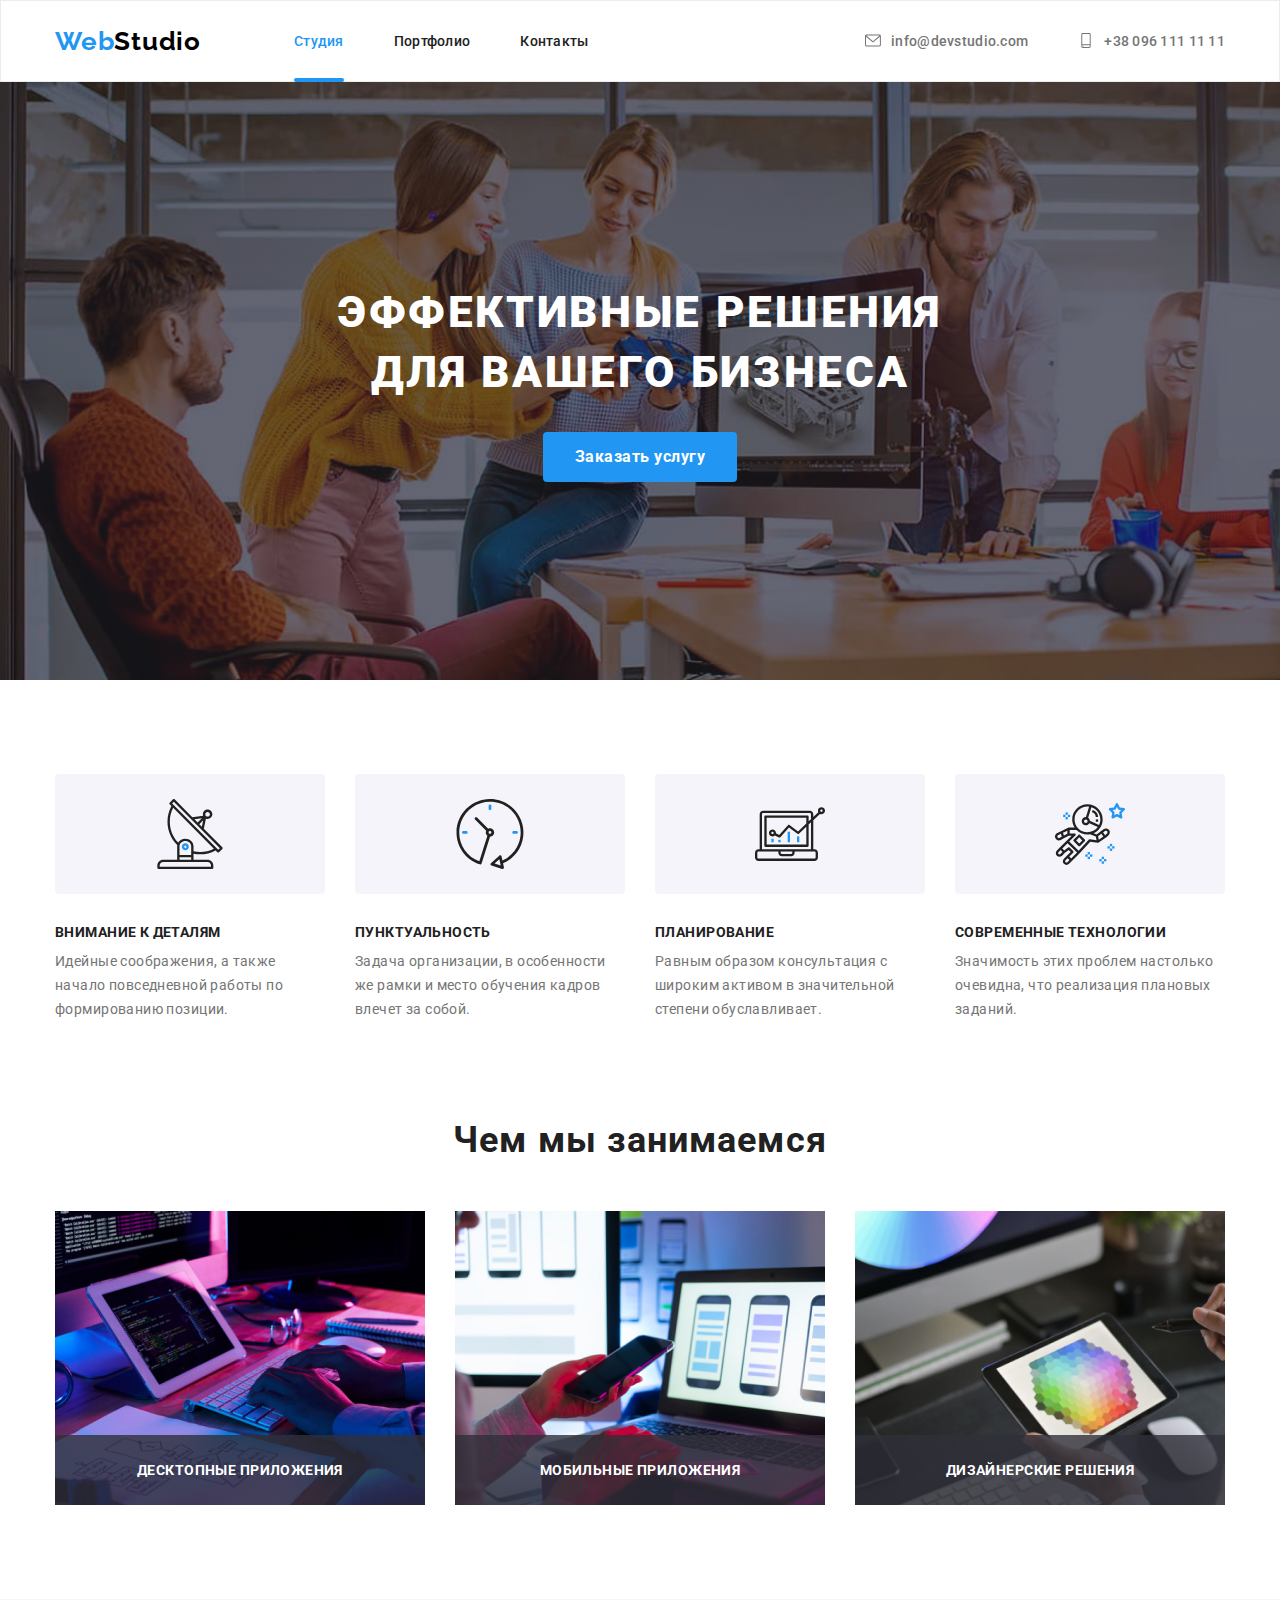
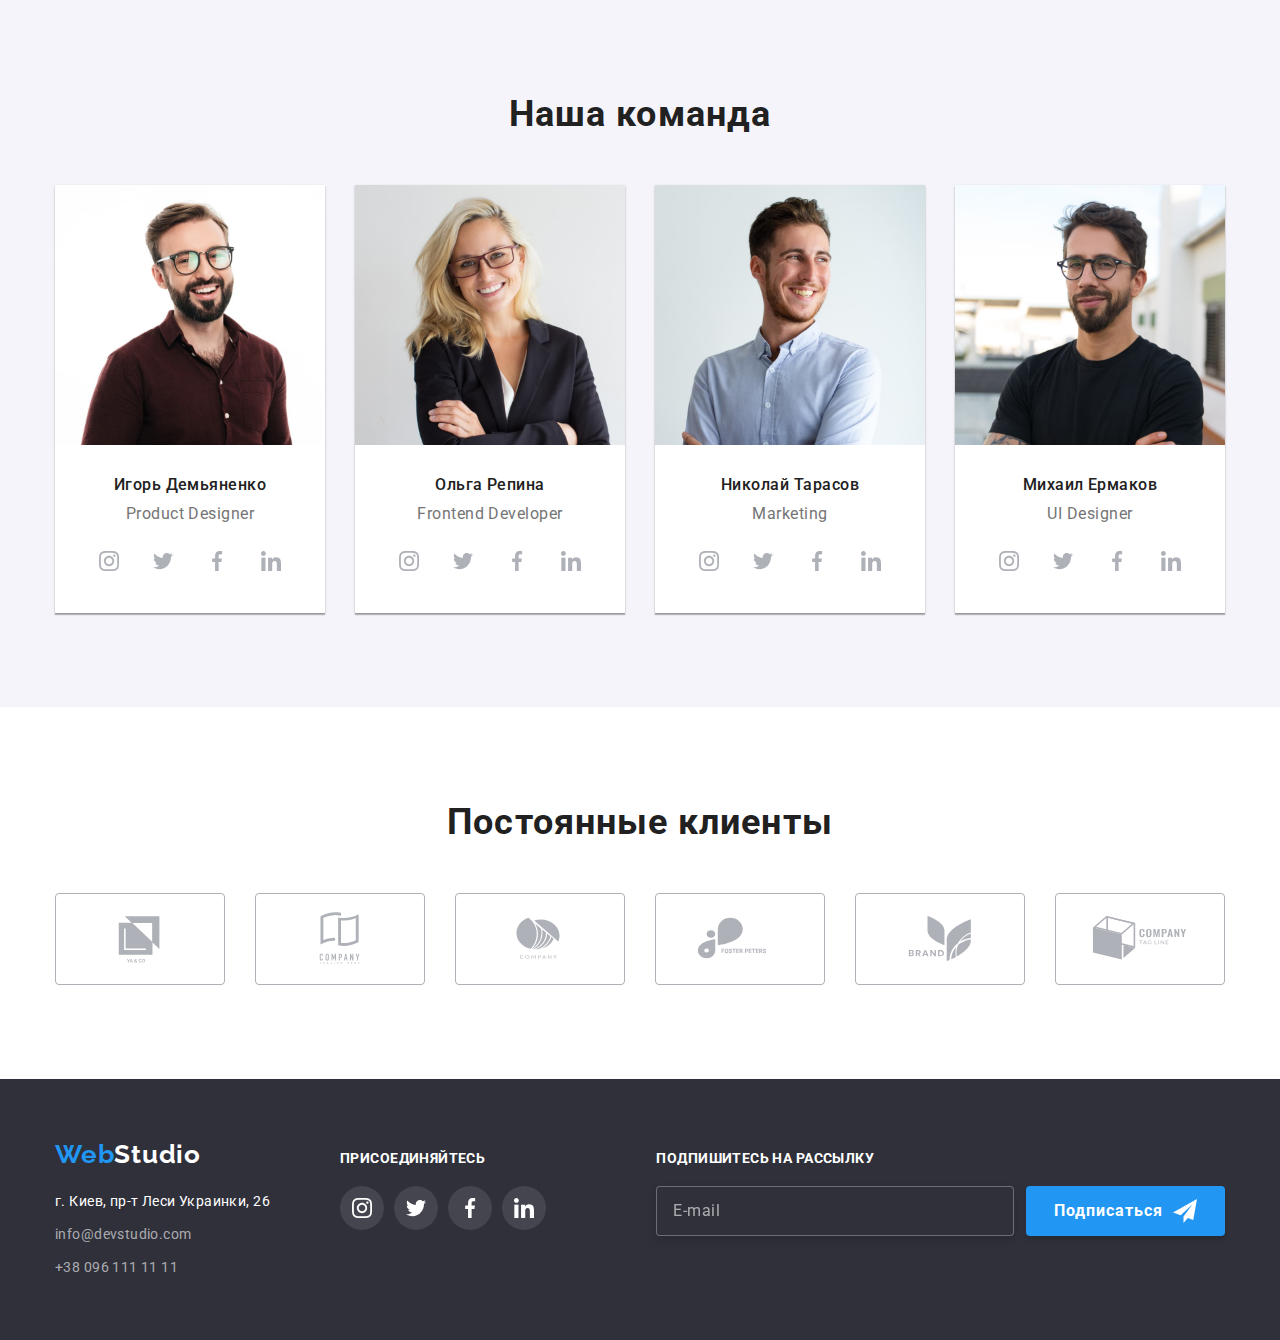
<file: index.html>
<!DOCTYPE html>
<html lang="ru">
  <head>
    <meta charset="UTF-8" />
    <meta http-equiv="X-UA-Compatible" content="IE=edge" />
    <meta name="viewport" content="width=device-width, initial-scale=1.0" />
    <title>Студия</title>
    <link rel="preconnect" href="https://fonts.googleapis.com" />
    <link rel="preconnect" href="https://fonts.gstatic.com" crossorigin />
    <link
      href="https://fonts.googleapis.com/css2?family=Raleway:wght@700&family=Roboto:wght@400;500;700;900&display=swap"
      rel="stylesheet"
    />
    <link
      rel="stylesheet"
      href="https://cdn.jsdelivr.net/npm/modern-normalize@1.1.0/modern-normalize.min.css"
    />
    <link rel="stylesheet" href="./css/main.min.css" />
  </head>
  <body>
    <!-- header -->
    <header class="header">
      <div class="container header-container">
        <nav class="nav">
          <a class="logo logo_header link" href="./index.html">
            <span class="logo__accent">Web</span>Studio</a
          >
          <ul class="nav__list list">
            <li class="nav__item">
              <a class="nav__link current link" href="./index.html">Студия</a>
            </li>
            <li class="nav__item">
              <a class="nav__link link" href="./portfolio.html">Портфолио</a>
            </li>
            <li class="nav__item">
              <a class="nav__link link" href="/">Контакты</a>
            </li>
          </ul>
        </nav>
        <ul class="header-contact list">
          <li class="header-contact__item">
            <a
              class="header-contact__link link"
              href="mailto:info@devstudio.com"
            >
              <svg class="header-contact__icon" width="16" height="15">
                <use
                  href="./images/svg/icons.svg#icon-envelope"
                  width="16"
                  height="15"
                ></use>
              </svg>
              info@devstudio.com</a
            >
          </li>
          <li class="header-contact__item">
            <a class="header-contact__link link" href="tel:+380961111111">
              <svg class="header-contact__icon" width="16" height="15">
                <use href="./images/svg/icons.svg#icon-smartphone"></use>
              </svg>
              +38 096 111 11 11</a
            >
          </li>
        </ul>
      </div>
    </header>
    <!-- main -->
    <main>
      <!-- hero -->
      <section class="section-hero section section-hero_img">
        <div class="container">
          <h1 class="section-hero__title">
            Эффективные решения <br />
            для вашего бизнеса
          </h1>
          <button class="service-button" type="button" data-modal-open>
            Заказать услугу
          </button>
        </div>
      </section>
      <!-- Attention to detail -->
      <section class="section">
        <div class="container">
          <h2 class="title title_hidden">Наши особенности</h2>
          <ul class="detail-list list">
            <li class="detail-list__item">
              <div class="detail-list__icon">
                <svg width="70" height="70">
                  <use href="./images/svg/icons.svg#icon-antenna"></use>
                </svg>
              </div>

              <h3 class="detail-list__subtitle">Внимание к деталям</h3>
              <p class="detail-list__text">
                Идейные соображения, а также начало повседневной работы по
                формированию позиции.
              </p>
            </li>
            <li class="detail-list__item">
              <div class="detail-list__icon">
                <svg width="70" height="70">
                  <use href="./images/svg/icons.svg#icon-clock"></use>
                </svg>
              </div>

              <h3 class="detail-list__subtitle">Пунктуальность</h3>
              <p class="detail-list__text">
                Задача организации, в особенности же рамки и место обучения
                кадров влечет за собой.
              </p>
            </li>
            <li class="detail-list__item">
              <div class="detail-list__icon">
                <svg width="70" height="70">
                  <use href="./images/svg/icons.svg#icon-diagram"></use>
                </svg>
              </div>
              <h3 class="detail-list__subtitle">Планирование</h3>
              <p class="detail-list__text">
                Равным образом консультация с широким активом в значительной
                степени обуславливает.
              </p>
            </li>
            <li class="detail-list__item">
              <div class="detail-list__icon">
                <svg width="70" height="70">
                  <use href="./images/svg/icons.svg#icon-astronaut"></use>
                </svg>
              </div>
              <h3 class="detail-list__subtitle">Современные технологии</h3>
              <p class="detail-list__text">
                Значимость этих проблем настолько очевидна, что реализация
                плановых заданий.
              </p>
            </li>
          </ul>
        </div>
      </section>
      <!-- What are we doing -->
      <section class="section section_doing">
        <div class="container">
          <h2 class="title">Чем мы занимаемся</h2>
          <ul class="doing-list list">
            <li class="doing-list__item">
              <img
                class="doing-list__img"
                src="./images/doing/img-sec-doing-first.jpg"
                alt="человек набирает програмный код"
                width="370"
                height="294"
              />
              <div class="doing-list__wrapper-text">
                <p class="doing-list__text">Десктопные приложения</p>
              </div>
            </li>
            <li class="doing-list__item">
              <img
                class="doing-list__img"
                src="./images/doing/img-sec-doing-second.jpg"
                alt="человек создает дизайн телефона на наутбуке"
                width="370"
                height="294"
              />
              <div class="doing-list__wrapper-text">
                <p class="doing-list__text">Мобильные приложения</p>
              </div>
            </li>
            <li class="doing-list__item">
              <img
                class="doing-list__img"
                src="./images/doing/img-sec-doing-third.jpg"
                alt="человек рисует на планшете"
                width="370"
                height="294"
              />
              <div class="doing-list__wrapper-text">
                <p class="doing-list__text">Дизайнерские решения</p>
              </div>
            </li>
          </ul>
        </div>
      </section>
      <!-- our team -->
      <section class="section section_team">
        <div class="container">
          <h2 class="title">Наша команда</h2>
          <ul class="team-list list">
            <li class="team-list__item">
              <img
                class="team-list__img"
                src="./images/our_team/img-demianenko.jpg"
                alt="Игорь Демьяненко"
                width="270"
                height="260"
              />
              <div class="team-list__border">
                <h3 class="team-list__subtitle">Игорь Демьяненко</h3>
                <p class="team-list__text" lang="en">Product Designer</p>
                <ul class="list-social list">
                  <li class="list-social__item">
                    <a class="list-social__link link" href="">
                      <svg class="list-social__icon" width="20" height="20">
                        <use href="./images/svg/icons.svg#icon-instagram"></use>
                      </svg>
                    </a>
                  </li>
                  <li class="list-social__item">
                    <a class="list-social__link link" href="">
                      <svg class="list-social__icon" width="20" height="20">
                        <use href="./images/svg/icons.svg#icon-twitter"></use>
                      </svg>
                    </a>
                  </li>
                  <li class="list-social__item">
                    <a class="list-social__link link" href="">
                      <svg class="list-social__icon" width="20" height="20">
                        <use href="./images/svg/icons.svg#icon-facebook"></use>
                      </svg>
                    </a>
                  </li>
                  <li class="list-social__item">
                    <a class="list-social__link link" href="">
                      <svg class="list-social__icon" width="20" height="20">
                        <use href="./images/svg/icons.svg#icon-linkedin"></use>
                      </svg>
                    </a>
                  </li>
                </ul>
              </div>
            </li>
            <li class="team-list__item">
              <img
                class="team-list__img"
                src="./images/our_team/img-repina.jpg"
                alt="Ольга Репина"
                width="270"
                height="260"
              />
              <div class="team-list__border">
                <h3 class="team-list__subtitle">Ольга Репина</h3>
                <p class="team-list__text" lang="en">Frontend Developer</p>
                <ul class="list-social list">
                  <li class="list-social__item">
                    <a class="list-social__link link" href="">
                      <svg class="list-social__icon" width="20" height="20">
                        <use href="./images/svg/icons.svg#icon-instagram"></use>
                      </svg>
                    </a>
                  </li>
                  <li class="list-social__item">
                    <a class="list-social__link link" href="">
                      <svg class="list-social__icon" width="20" height="20">
                        <use href="./images/svg/icons.svg#icon-twitter"></use>
                      </svg>
                    </a>
                  </li>
                  <li class="list-social__item">
                    <a class="list-social__link link" href="">
                      <svg class="list-social__icon" width="20" height="20">
                        <use href="./images/svg/icons.svg#icon-facebook"></use>
                      </svg>
                    </a>
                  </li>
                  <li class="list-social__item">
                    <a class="list-social__link link" href="">
                      <svg class="list-social__icon" width="20" height="20">
                        <use href="./images/svg/icons.svg#icon-linkedin"></use>
                      </svg>
                    </a>
                  </li>
                </ul>
              </div>
            </li>
            <li class="team-list__item">
              <img
                class="team-list__img"
                src="./images/our_team/img-tarasov.jpg"
                alt="Николай Тарасов"
                width="270"
                height="260"
              />
              <div class="team-list__border">
                <h3 class="team-list__subtitle">Николай Тарасов</h3>
                <p class="team-list__text" lang="en">Marketing</p>
                <ul class="list-social list">
                  <li class="list-social__item">
                    <a class="list-social__link link" href="">
                      <svg class="list-social__icon" width="20" height="20">
                        <use href="./images/svg/icons.svg#icon-instagram"></use>
                      </svg>
                    </a>
                  </li>
                  <li class="list-social__item">
                    <a class="list-social__link link" href="">
                      <svg class="list-social__icon" width="20" height="20">
                        <use href="./images/svg/icons.svg#icon-twitter"></use>
                      </svg>
                    </a>
                  </li>
                  <li class="list-social__item">
                    <a class="list-social__link link" href="">
                      <svg class="list-social__icon" width="20" height="20">
                        <use href="./images/svg/icons.svg#icon-facebook"></use>
                      </svg>
                    </a>
                  </li>
                  <li class="list-social__item">
                    <a class="list-social__link link" href="">
                      <svg class="list-social__icon" width="20" height="20">
                        <use href="./images/svg/icons.svg#icon-linkedin"></use>
                      </svg>
                    </a>
                  </li>
                </ul>
              </div>
            </li>
            <li class="team-list__item">
              <img
                class="team-list__img"
                src="./images/our_team/img-ermakov.jpg"
                alt="Михаил Ермаков"
                width="270"
                height="260"
              />
              <div class="team-list__border">
                <h3 class="team-list__subtitle">Михаил Ермаков</h3>
                <p class="team-list__text" lang="en">UI Designer</p>
                <ul class="list-social list">
                  <li class="list-social__item">
                    <a class="list-social__link link" href="">
                      <svg class="list-social__icon" width="20" height="20">
                        <use href="./images/svg/icons.svg#icon-instagram"></use>
                      </svg>
                    </a>
                  </li>
                  <li class="list-social__item">
                    <a class="list-social__link link" href="">
                      <svg class="list-social__icon" width="20" height="20">
                        <use href="./images/svg/icons.svg#icon-twitter"></use>
                      </svg>
                    </a>
                  </li>
                  <li class="list-social__item">
                    <a class="list-social__link link" href="">
                      <svg class="list-social__icon" width="20" height="20">
                        <use href="./images/svg/icons.svg#icon-facebook"></use>
                      </svg>
                    </a>
                  </li>
                  <li class="list-social__item">
                    <a class="list-social__link link" href="">
                      <svg class="list-social__icon" width="20" height="20">
                        <use href="./images/svg/icons.svg#icon-linkedin"></use>
                      </svg>
                    </a>
                  </li>
                </ul>
              </div>
            </li>
          </ul>
        </div>
      </section>
      <!-- regular clients -->
      <section class="section">
        <h2 class="title">Постоянные клиенты</h2>
        <ul class="clients-list list">
          <li class="clients-list__item">
            <a class="clients-list__link link" href="">
              <svg class="clients-list__icon" width="106" height="60">
                <use href="./images/svg/icons.svg#icon-Logo-1"></use>
              </svg>
            </a>
          </li>
          <li class="clients-list__item">
            <a class="clients-list__link link" href="">
              <svg class="clients-list__icon" width="106" height="60">
                <use href="./images/svg/icons.svg#icon-Logo-2"></use>
              </svg>
            </a>
          </li>
          <li class="clients-list__item">
            <a class="clients-list__link link" href="">
              <svg class="clients-list__icon" width="106" height="60">
                <use href="./images/svg/icons.svg#icon-Logo-3"></use>
              </svg>
            </a>
          </li>
          <li class="clients-list__item">
            <a class="clients-list__link link" href="">
              <svg class="clients-list__icon" width="106" height="60">
                <use href="./images/svg/icons.svg#icon-Logo-4"></use>
              </svg>
            </a>
          </li>
          <li class="clients-list__item">
            <a class="clients-list__link link" href="">
              <svg class="clients-list__icon" width="106" height="60">
                <use href="./images/svg/icons.svg#icon-Logo-5"></use>
              </svg>
            </a>
          </li>
          <li class="clients-list__item">
            <a class="clients-list__link link" href="">
              <svg class="clients-list__icon" width="106" height="60">
                <use href="./images/svg/icons.svg#icon-Logo-6"></use>
              </svg>
            </a>
          </li>
        </ul>
      </section>
    </main>
    <!-- footer -->
    <footer class="footer">
      <div class="container footer-container_align">
        <div class="wrapper-address">
          <a class="logo logo_footer link" href="./index.html">
            <span class="logo__accent">Web</span>Studio</a
          >
          <address class="address">
            <p class="address__text">г. Киев, пр-т Леси Украинки, 26</p>
            <ul class="footer-list list">
              <li class="footer-list__item">
                <a
                  class="footer-list__link link"
                  href="mailto:info@devstudio.com"
                  >info@devstudio.com</a
                >
              </li>
              <li class="footer-list__item">
                <a class="footer-list__link link" href="tel:+380961111111"
                  >+38 096 111 11 11</a
                >
              </li>
            </ul>
          </address>
        </div>
        <div class="wrapper-icon">
          <p class="text-footer">присоединяйтесь</p>
          <ul class="list-social list">
            <li class="list-social__item">
              <a class="list-social__link link-team_footer link" href="">
                <svg class="list-social__icon" width="20" height="20">
                  <use href="./images/svg/icons.svg#icon-instagram"></use>
                </svg>
              </a>
            </li>
            <li class="list-social__item">
              <a class="list-social__link link-team_footer link" href="">
                <svg class="list-social__icon" width="20" height="20">
                  <use href="./images/svg/icons.svg#icon-twitter"></use>
                </svg>
              </a>
            </li>
            <li class="list-social__item">
              <a class="list-social__link link-team_footer link" href="">
                <svg class="list-social__icon" width="20" height="20">
                  <use href="./images/svg/icons.svg#icon-facebook"></use>
                </svg>
              </a>
            </li>
            <li class="list-social__item">
              <a class="list-social__link link-team_footer link" href="">
                <svg class="list-social__icon" width="20" height="20">
                  <use href="./images/svg/icons.svg#icon-linkedin"></use>
                </svg>
              </a>
            </li>
          </ul>
        </div>

        <form class="form-footer">
          <p class="text-footer">Подпишитесь на рассылку</p>
          <span class="wrapper-form">
            <label>
              <input
                class="input-footer"
                type="email"
                name="user_email"
                placeholder="E-mail"
              />
            </label>
            <button class="btn-footer" type="submit">
              <span class="btn-footer__text">Подписаться</span>
              <svg class="btn-footer__img" width="24" height="24">
                <use href="./images/svg/icons.svg#icon-icon-send"></use>
              </svg>
            </button>
          </span>
        </form>
      </div>
    </footer>
    <!-- modal window -->
    <div class="backdrop is-hidden" data-modal>
      <div class="modal">
        <button class="modal-close" type="button" data-modal-close>
          <svg class="modal-close__icon" width="18" height="18">
            <use href="./images/svg/icons.svg#icon-close-black"></use>
          </svg>
        </button>

        <p class="form-top-text">Оставьте свои данные, мы вам перезвоним</p>
        <form class="form">
          <label class="form__label">
            <span class="form__text">Имя</span>
            <span class="form__wrapper">
              <input
                class="form__input"
                type="text"
                name="user_name"
                pattern="[a-zA-Zа-яА-Я]+"
                minlength="2"
                autofocus
              />
              <svg class="form__icon" width="18" height="18">
                <use href="./images/svg/icons.svg#icon-person-black"></use>
              </svg>
            </span>
          </label>
          <label class="form__label">
            <span class="form__text">Телефон</span>
            <span class="form__wrapper">
              <input
                class="form__input"
                type="tel"
                name="user_phone"
                pattern="[0-9]{3}-[0-9]{3}-[0-9]{2}-[0-9]{2}"
                title="xxx-xxx-xx-xx"
              />
              <svg class="form__icon" width="18" height="18">
                <use href="./images/svg/icons.svg#icon-phone-black"></use>
              </svg>
            </span>
          </label>
          <label class="form__label">
            <span class="form__text">Почта</span>
            <span class="form__wrapper">
              <input class="form__input" type="email" name="user_email" />
              <svg class="form__icon" width="18" height="18">
                <use href="./images/svg/icons.svg#icon-email-black"></use>
              </svg>
            </span>
          </label>
          <label class="form__label">
            <span class="form__text">Комментарий</span>
            <textarea
              class="form__comment"
              name="user_comment"
              placeholder="Введите текст"
            ></textarea>
          </label>

          <span class="span">
            <label class="form-check">
              <input
                class="form-check__input"
                type="checkbox"
                name="user-agree"
              />
              <span class="form-check__nocheck"></span>
              <span class="form-check__text"
                >Соглашаюсь с рассылкой и принимаю
                <a href="#">Условия договора</a>
              </span>
              <svg class="form-check__img" width="16" height="15">
                <use href="./images/svg/icons.svg#icon-icon-check"></use>
              </svg>
            </label>
          </span>

          <div class="form-send">
            <button class="form-send__btn" type="submit">Отправить</button>
          </div>
        </form>
      </div>
    </div>
    <script src="./js/modal.js"></script>
  </body>
</html>
</file>
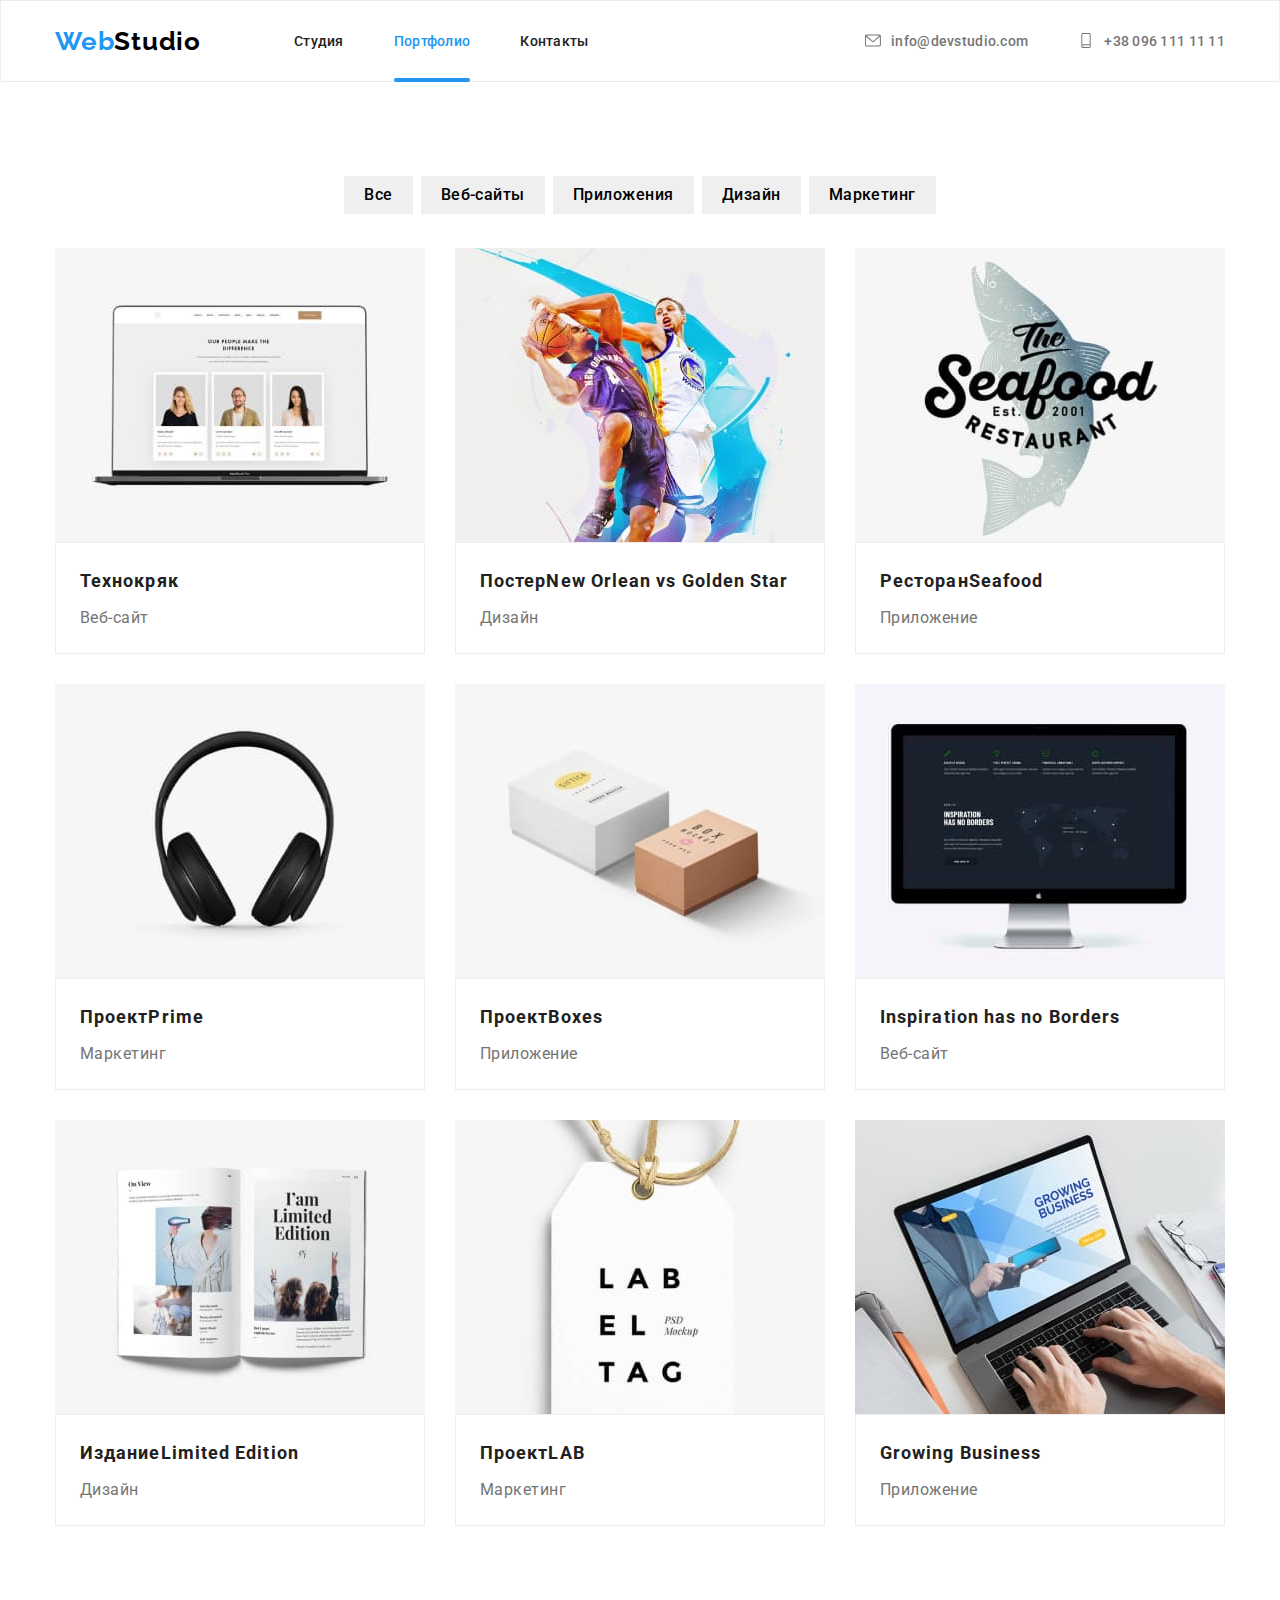
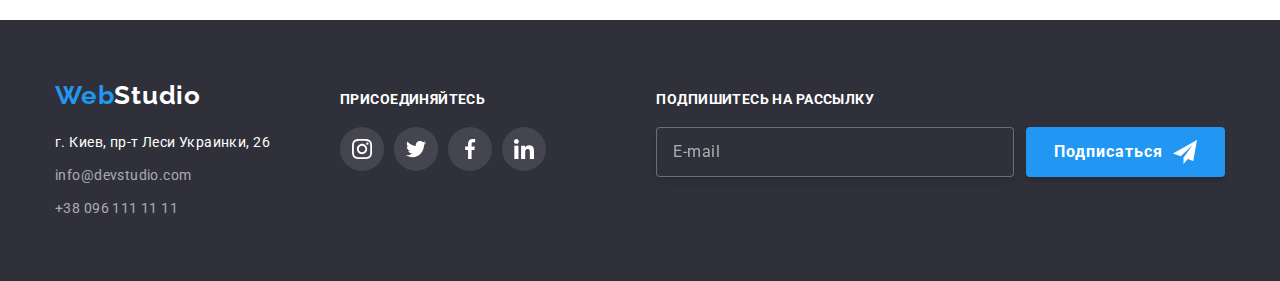
<file: portfolio.html>
<!DOCTYPE html>
<html lang="en">
  <head>
    <meta charset="UTF-8" />
    <meta http-equiv="X-UA-Compatible" content="IE=edge" />
    <meta name="viewport" content="width=device-width, initial-scale=1.0" />
    <title>Портфолио</title>
    <link rel="preconnect" href="https://fonts.googleapis.com" />
    <link rel="preconnect" href="https://fonts.gstatic.com" crossorigin />
    <link
      href="https://fonts.googleapis.com/css2?family=Raleway:wght@700&family=Roboto:wght@400;500;700;900&display=swap"
      rel="stylesheet"
    />
    <link
      rel="stylesheet"
      href="https://cdn.jsdelivr.net/npm/modern-normalize@1.1.0/modern-normalize.min.css"
    />
    <link rel="stylesheet" href="./css/main.min.css" />
  </head>
  <body>
    <!-- header -->
    <header class="header">
      <div class="container header-container">
        <nav class="nav">
          <a class="logo logo_header link" href="./index.html">
            <span class="logo__accent">Web</span>Studio</a
          >
          <ul class="nav__list list">
            <li class="nav__item">
              <a class="nav__link link" href="./index.html">Студия</a>
            </li>
            <li class="nav__item">
              <a class="nav__link current link" href="./portfolio.html"
                >Портфолио</a
              >
            </li>
            <li class="nav__item">
              <a class="nav__link link" href="/">Контакты</a>
            </li>
          </ul>
        </nav>
        <ul class="header-contact list">
          <li class="header-contact__item">
            <a
              class="header-contact__link link"
              href="mailto:info@devstudio.com"
            >
              <svg class="header-contact__icon" width="16" height="15">
                <use
                  href="./images/svg/icons.svg#icon-envelope"
                  width="16"
                  height="15"
                ></use>
              </svg>
              info@devstudio.com</a
            >
          </li>
          <li class="header-contact__item">
            <a class="header-contact__link link" href="tel:+380961111111">
              <svg class="header-contact__icon" width="16" height="15">
                <use href="./images/svg/icons.svg#icon-smartphone"></use>
              </svg>
              +38 096 111 11 11</a
            >
          </li>
        </ul>
      </div>
    </header>
    <!-- main -->
    <main>
      <section class="section">
        <div class="container">
          <h1 class="title title_hidden">Фильтр портфолио</h1>
          <ul class="filter list">
            <li class="filter__item">
              <button class="filter__button" type="button">Все</button>
            </li>
            <li class="filter__item">
              <button class="filter__button" type="button">Веб-сайты</button>
            </li>
            <li class="filter__item">
              <button class="filter__button" type="button">Приложения</button>
            </li>
            <li class="filter__item">
              <button class="filter__button" type="button">Дизайн</button>
            </li>
            <li class="filter__item">
              <button class="filter__button" type="button">Маркетинг</button>
            </li>
          </ul>
          <ul class="portfolio-list list">
            <li class="portfolio-list__item">
              <a class="portfolio-list__link link" href="">
                <div class="portfolio-list__overlay">
                  <img
                    class="portfolio-list__img"
                    src="./images/portfolio/img1.jpg"
                    alt="ноутбук с открытым вэб Веб-сайтом"
                    width="370"
                    height="294"
                  />
                  <p class="portfolio-list__text">
                    Ресурс предлагает комплексные предложения с разным уровнем
                    функционала и сервисов. Все это позволит посетителю получить
                    исчерпывающие сведения о компании или частном лице.
                  </p>
                </div>
                <div class="portfolio-list__border">
                  <h2 class="portfolio-list__subtitle">Технокряк</h2>
                  <p class="portfolio-list__title">Веб-сайт</p>
                </div>
              </a>
            </li>
            <li class="portfolio-list__item">
              <a class="portfolio-list__link link" href="">
                <div class="portfolio-list__overlay">
                  <img
                    class="portfolio-list__img"
                    src="./images/portfolio/img2.jpg"
                    alt="постер New Orlean vs Golden Star"
                    width="370"
                    height="294"
                  />
                  <p class="portfolio-list__text">
                    Ресурс предлагает комплексные предложения с разным уровнем
                    функционала и сервисов. Все это позволит посетителю получить
                    исчерпывающие сведения о компании или частном лице.
                  </p>
                </div>
                <div class="portfolio-list__border">
                  <h2 class="portfolio-list__subtitle">
                    Постер<span lang="en">New Orlean vs Golden Star</span>
                  </h2>
                  <p class="portfolio-list__title">Дизайн</p>
                </div>
              </a>
            </li>
            <li class="portfolio-list__item">
              <a class="portfolio-list__link link" href="">
                <div class="portfolio-list__overlay">
                  <img
                    class="portfolio-list__img"
                    src="./images/portfolio/img3.jpg"
                    alt="логотип ресторан Seafood"
                    width="370"
                    height="294"
                  />
                  <p class="portfolio-list__text">
                    Ресурс предлагает комплексные предложения с разным уровнем
                    функционала и сервисов. Все это позволит посетителю получить
                    исчерпывающие сведения о компании или частном лице.
                  </p>
                </div>
                <div class="portfolio-list__border">
                  <h2 class="portfolio-list__subtitle">
                    Ресторан<span lang="en">Seafood</span>
                  </h2>
                  <p class="portfolio-list__title">Приложение</p>
                </div>
              </a>
            </li>
            <li class="portfolio-list__item">
              <a class="portfolio-list__link link" href="">
                <div class="portfolio-list__overlay">
                  <img
                    class="portfolio-list__img"
                    src="./images/portfolio/img4.jpg"
                    alt="наушники"
                    width="370"
                    height="294"
                  />
                  <p class="portfolio-list__text">
                    Ресурс предлагает комплексные предложения с разным уровнем
                    функционала и сервисов. Все это позволит посетителю получить
                    исчерпывающие сведения о компании или частном лице.
                  </p>
                </div>
                <div class="portfolio-list__border">
                  <h2 class="portfolio-list__subtitle">
                    Проект<span lang="en">Prime</span>
                  </h2>
                  <p class="portfolio-list__title">Маркетинг</p>
                </div>
              </a>
            </li>
            <li class="portfolio-list__item">
              <a class="portfolio-list__link link" href="">
                <div class="portfolio-list__overlay">
                  <img
                    class="portfolio-list__img"
                    src="./images/portfolio/img5.jpg"
                    alt="белая коробка и коричневая коробка"
                    width="370"
                    height="294"
                  />
                  <p class="portfolio-list__text">
                    Ресурс предлагает комплексные предложения с разным уровнем
                    функционала и сервисов. Все это позволит посетителю получить
                    исчерпывающие сведения о компании или частном лице.
                  </p>
                </div>

                <div class="portfolio-list__border">
                  <h2 class="portfolio-list__subtitle">
                    Проект<span lang="en">Boxes</span>
                  </h2>
                  <p class="portfolio-list__title">Приложение</p>
                </div>
              </a>
            </li>
            <li class="portfolio-list__item">
              <a class="portfolio-list__link link" href="">
                <div class="portfolio-list__overlay">
                  <img
                    class="portfolio-list__img"
                    src="./images/portfolio/img6.jpg"
                    alt="монитор с Веб-сайтом"
                    width="370"
                    height="294"
                  />
                  <p class="portfolio-list__text">
                    Ресурс предлагает комплексные предложения с разным уровнем
                    функционала и сервисов. Все это позволит посетителю получить
                    исчерпывающие сведения о компании или частном лице.
                  </p>
                </div>
                <div class="portfolio-list__border">
                  <h2 class="portfolio-list__subtitle" lang="en">
                    Inspiration has no Borders
                  </h2>
                  <p class="portfolio-list__title">Веб-сайт</p>
                </div>
              </a>
            </li>
            <li class="portfolio-list__item">
              <a class="portfolio-list__link link" href="">
                <div class="portfolio-list__overlay">
                  <img
                    class="portfolio-list__img"
                    src="./images/portfolio/img7.jpg"
                    alt="развернутая книга"
                    width="370"
                    height="294"
                  />
                  <p class="portfolio-list__text">
                    Ресурс предлагает комплексные предложения с разным уровнем
                    функционала и сервисов. Все это позволит посетителю получить
                    исчерпывающие сведения о компании или частном лице.
                  </p>
                </div>
                <div class="portfolio-list__border">
                  <h2 class="portfolio-list__subtitle">
                    Издание<span lang="en">Limited Edition</span>
                  </h2>
                  <p class="portfolio-list__title">Дизайн</p>
                </div>
              </a>
            </li>
            <li class="portfolio-list__item">
              <a class="portfolio-list__link link" href="">
                <div class="portfolio-list__overlay">
                  <img
                    class="portfolio-list__img"
                    src="./images/portfolio/img8.jpg"
                    alt="рекламная бирка"
                    width="370"
                    height="294"
                  />
                  <p class="portfolio-list__text">
                    Ресурс предлагает комплексные предложения с разным уровнем
                    функционала и сервисов. Все это позволит посетителю получить
                    исчерпывающие сведения о компании или частном лице.
                  </p>
                </div>
                <div class="portfolio-list__border">
                  <h2 class="portfolio-list__subtitle">
                    Проект<span lang="en">LAB</span>
                  </h2>
                  <p class="portfolio-list__title">Маркетинг</p>
                </div>
              </a>
            </li>
            <li class="portfolio-list__item">
              <a class="portfolio-list__link link" href="">
                <div class="portfolio-list__overlay">
                  <img
                    class="portfolio-list__img"
                    src="./images/portfolio/img9.jpg"
                    alt="человек работает на наутбуке"
                    width="370"
                    height="294"
                  />
                  <p class="portfolio-list__text">
                    Ресурс предлагает комплексные предложения с разным уровнем
                    функционала и сервисов. Все это позволит посетителю получить
                    исчерпывающие сведения о компании или частном лице.
                  </p>
                </div>
                <div class="portfolio-list__border">
                  <h2 class="portfolio-list__subtitle">Growing Business</h2>
                  <p class="portfolio-list__title">Приложение</p>
                </div>
              </a>
            </li>
          </ul>
        </div>
      </section>
    </main>
    <!-- footer -->
    <footer class="footer">
      <div class="container footer-container_align">
        <div class="wrapper-address">
          <a class="logo logo_footer link" href="./index.html">
            <span class="logo__accent">Web</span>Studio</a
          >
          <address class="address">
            <p class="address__text">г. Киев, пр-т Леси Украинки, 26</p>
            <ul class="footer-list list">
              <li class="footer-list__item">
                <a
                  class="footer-list__link link"
                  href="mailto:info@devstudio.com"
                  >info@devstudio.com</a
                >
              </li>
              <li class="footer-list__item">
                <a class="footer-list__link link" href="tel:+380961111111"
                  >+38 096 111 11 11</a
                >
              </li>
            </ul>
          </address>
        </div>
        <div class="wrapper-icon">
          <p class="text-footer">присоединяйтесь</p>
          <ul class="list-social list">
            <li class="list-social__item">
              <a class="list-social__link link-team_footer link" href="">
                <svg class="list-social__icon" width="20" height="20">
                  <use href="./images/svg/icons.svg#icon-instagram"></use>
                </svg>
              </a>
            </li>
            <li class="list-social__item">
              <a class="list-social__link link-team_footer link" href="">
                <svg class="list-social__icon" width="20" height="20">
                  <use href="./images/svg/icons.svg#icon-twitter"></use>
                </svg>
              </a>
            </li>
            <li class="list-social__item">
              <a class="list-social__link link-team_footer link" href="">
                <svg class="list-social__icon" width="20" height="20">
                  <use href="./images/svg/icons.svg#icon-facebook"></use>
                </svg>
              </a>
            </li>
            <li class="list-social__item">
              <a class="list-social__link link-team_footer link" href="">
                <svg class="list-social__icon" width="20" height="20">
                  <use href="./images/svg/icons.svg#icon-linkedin"></use>
                </svg>
              </a>
            </li>
          </ul>
        </div>

        <form class="form-footer">
          <p class="text-footer">Подпишитесь на рассылку</p>
          <span class="wrapper-form">
            <label>
              <input
                class="input-footer"
                type="email"
                name="user_email"
                placeholder="E-mail"
              />
            </label>
            <button class="btn-footer" type="submit">
              <span class="btn-footer__text">Подписаться</span>
              <svg class="btn-footer__img" width="24" height="24">
                <use href="./images/svg/icons.svg#icon-icon-send"></use>
              </svg>
            </button>
          </span>
        </form>
      </div>
    </footer>
  </body>
</html>
</file>
<file: css/main.min.css>
:root{--accent-color: #2196f3;--another-color: #212121;--subtitle-color: #757575;--headbg-color: #ffffff;--logo-color: #000000;--footer-background: #2f303a;--team-background: #f5f4fa;--contact-color-footer: rgba(255, 255, 255, 0.6);--border-portfolio: #eeeeee;--border-header: #ececec;--hero-background: #c4c4c4;--bg-color-detail: #f5f4fa;--icon-fill: #afb1b8;--bg-color-icon-footer: rgba(255, 255, 255, 0.1);--bg-color-btn-hero-hover: #188ce8;--bg-color-doing: rgba(47, 48, 58, 0.8);--bg-color-overlay: rgba(33, 150, 243, 0.9);--border-form: rgba(255, 255, 255, 0.3);--backdrop-bgc: rgba(0, 0, 0, 0.2);--transition-hover: 250ms cubic-bezier(0.4, 0, 0.2, 1)}.btn-footer,.clients-list__link,.detail-list__icon,.header-container,.form-send,.modal-close,.list-social__link{display:flex;align-items:center;justify-content:center}h1,h2,h3,p{margin-top:0;margin-bottom:0}ul,ol{margin-top:0;margin-bottom:0;padding-left:0}img{display:block;max-width:100%;height:auto}button{cursor:pointer}.list{list-style:none}.link{text-decoration:none}.container{width:1200px;margin-left:auto;margin-right:auto;padding-left:15px;padding-right:15px}.section{padding-top:94px;padding-bottom:94px}body{font-family:"Roboto",sans-serif;color:var(--another-color)}.title{font-weight:700;font-size:36px;line-height:1.1666666667;text-align:center;letter-spacing:.03em;margin-bottom:50px}.title_hidden{position:absolute;width:1px;height:1px;margin:-1px;padding:0;overflow:hidden;border:0;clip:rect(0 0 0 0)}.current{position:relative}.current::after{content:"";position:absolute;left:0;bottom:0;margin-bottom:-1px;width:100%;height:4px;background-color:var(--accent-color);border-radius:2px}.logo{font-family:"Raleway",sans-serif;font-weight:700;font-size:26px;line-height:1.1923076923;letter-spacing:.03em}.list-social{display:flex;justify-content:center;gap:10px}.list-social__link{width:44px;height:44px;border-radius:50%;background-color:var(--headbg-color);fill:var(--icon-fill);transition:background-color var(--transition-hover)}.list-social__link:hover,.list-social__link:focus{background-color:var(--accent-color)}.list-social__link:hover .list-social__icon,.list-social__link:hover .list-social__icon,.list-social__link:focus .list-social__icon,.list-social__link:focus .list-social__icon{fill:var(--headbg-color)}.list-social__icon{transition:fill var(--transition-hover)}.backdrop{position:fixed;top:0;left:0;z-index:100;width:100%;height:100%;background-color:var(--backdrop-bgc);transition:opacity var(--transition-hover),transform var(--transition-hover),visibility var(--transition-hover)}.backdrop.is-hidden{opacity:0;visibility:hidden;pointer-events:none;transform:scale(2)}.modal{position:absolute;top:50%;left:50%;transform:translate(-50%, -50%);padding:40px;width:528px;background:var(--headbg-color);box-shadow:0px 1px 3px rgba(0,0,0,.12),0px 1px 1px rgba(0,0,0,.14),0px 2px 1px rgba(0,0,0,.2);border-radius:4px}.modal-close{position:absolute;top:0;right:0;width:30px;height:30px;background-color:var(--headbg-color);border:1px solid rgba(0,0,0,.1);border-radius:50%;margin-top:8px;margin-right:8px;padding:0}.modal-close__icon{transition:fill var(--transition-hover)}.modal-close:hover .modal-close__icon,.modal-close:focus .modal-close__icon{fill:var(--accent-color)}.form-top-text{font-weight:700;font-size:20px;line-height:1.15;text-align:center;letter-spacing:.03em;margin-bottom:12px}.form__label{display:flex;flex-direction:column;margin-bottom:10px}.form__text{font-size:12px;line-height:1.17;letter-spacing:.01em;margin-bottom:4px;cursor:pointer;color:var(--subtitle-color)}.form__comment{display:block;width:100%;height:120px;resize:none;padding:12px 16px;border:1px solid rgba(33,33,33,.2);border-radius:4px;transition:border var(--transition-hover)}.form__comment:focus{outline:none;border-color:var(--accent-color)}.form__comment::placeholder{font-size:14px;line-height:1.14;letter-spacing:.01em;color:rgba(117,117,117,.5)}.form__input{display:block;width:100%;padding:12px 42px;border:1px solid rgba(33,33,33,.2);border-radius:4px;transition:border var(--transition-hover)}.form__input:focus{outline:none;border-color:var(--accent-color)}.form__input:focus+.form__icon{fill:var(--accent-color)}.form-send__btn{background:#2196f3;box-shadow:0px 4px 4px rgba(0,0,0,.15);border-radius:4px;font-weight:700;line-height:1.88;letter-spacing:.06em;border:none;padding:10px 55px;color:#fff;transition:background-color var(--transition-hover)}.form-send__btn:hover,.form-send__btn:focus{background-color:var(--bg-color-btn-hero-hover)}.form__wrapper{position:relative}.form__icon{position:absolute;top:50%;left:12px;transform:translateY(-50%);transition:fill var(--transition-hover)}.form-check__input{position:absolute;width:1px;height:1px;margin:-1px;padding:0;overflow:hidden;border:0;clip:rect(0 0 0 0)}.form-check__nocheck{position:absolute;z-index:1;display:block;width:16px;height:16px;border:2px solid var(--another-color);border-radius:4px;margin-left:13px;left:0;top:50%;transform:translateY(-50%);cursor:pointer;background-color:var(--headbg-color)}.form-check__img{position:absolute;margin-left:13px;left:0;top:50%;transform:translateY(-50%);cursor:pointer}.form-check__text{display:block;font-size:14px;line-height:1.71;letter-spacing:.03em;color:var(--subtitle-color);margin-bottom:30px;margin-left:36px;cursor:pointer}.span{position:relative}.form-check__input:checked+.form-check__nocheck{position:absolute;width:1px;height:1px;margin:-1px;padding:0;overflow:hidden;border:0;clip:rect(0 0 0 0)}.header{background-color:var(--headbg-color);border:1px solid var(--border-header)}.logo_header{margin-right:93px;color:var(--logo-color)}.logo__accent{color:var(--accent-color)}.nav__link{font-weight:500;font-size:14px;line-height:1.1428571429;letter-spacing:.02em;color:var(--another-color);transition:color var(--transition-hover)}.nav__link:hover,.nav__link:focus{color:var(--accent-color)}.nav__link.current{color:var(--accent-color)}.nav{display:flex;align-items:center}.nav__list{display:flex;align-items:center}.nav__list .link{display:block;padding-top:32px;padding-bottom:32px}.nav__item:not(:last-child){margin-right:50px}.header-contact{display:flex;margin-left:auto;gap:50px}.header-contact .link{padding-top:32px;padding-bottom:32px}.header-contact__link{display:flex;font-weight:500;font-size:14px;line-height:1.1428571429;letter-spacing:.02em;color:var(--subtitle-color);fill:var(--subtitle-color);transition:color var(--transition-hover)}.header-contact__link:hover,.header-contact__link:focus{color:var(--accent-color)}.header-contact__icon{transition:fill var(--transition-hover);margin-right:10px}.header-contact__link:hover .header-contact__icon,.header-contact__link:focus .header-contact__icon{fill:var(--accent-color)}.section-hero{background-color:var(--hero-background);text-align:center;padding-top:200px;padding-bottom:198px}.section-hero_img{background-image:linear-gradient(rgba(47, 48, 58, 0.4), rgba(47, 48, 58, 0.4)),url(../images/hero/Img-hero.jpg);background-size:cover;max-width:1600px;margin:0 auto}.section-hero__title{margin-bottom:30px;font-weight:900;font-size:44px;line-height:1.3636363636;letter-spacing:.06em;text-transform:uppercase;color:var(--headbg-color)}.service-button{padding:10px 32px;font-family:inherit;font-weight:700;font-size:16px;line-height:1.875;letter-spacing:.03em;border:none;border-radius:4px;background-color:var(--accent-color);color:var(--headbg-color);transition:background-color var(--transition-hover)}.service-button:hover,.service-button:focus{background-color:var(--bg-color-btn-hero-hover)}.detail-list{display:flex;gap:30px}.detail-list__subtitle{margin-bottom:10px}.detail-list__subtitle{font-weight:700;font-size:14px;line-height:1.1428571429;letter-spacing:.03em;text-transform:uppercase;margin-bottom:10px;width:270px;height:16px}.detail-list__text{font-size:14px;line-height:1.71;letter-spacing:.03em;color:var(--subtitle-color);width:270px;height:75px}.detail-list__icon{height:120px;margin-bottom:30px;background-color:var(--bg-color-detail);border-radius:4px}.section_doing{padding-top:0px}.doing-list{display:flex;flex-wrap:wrap}.doing-list__item{position:relative}.doing-list{display:flex;flex-wrap:wrap;gap:30px}.doing-list__wrapper-text{position:absolute;transform:translateY(-100%);width:100%;background-color:var(--bg-color-doing);z-index:100}.doing-list__text{font-weight:700;font-size:14px;line-height:1.1428571429;text-align:center;letter-spacing:.03em;text-transform:uppercase;padding:27px 82px;color:var(--headbg-color)}.section_team{background:var(--team-background)}.team-list{display:flex;align-items:center;gap:30px}.team-list__item{background:var(--headbg-color);box-shadow:0px 1px 3px rgba(0,0,0,.12),0px 1px 1px rgba(0,0,0,.14),0px 2px 1px rgba(0,0,0,.2)}.team-list__border{padding-top:30px;padding-bottom:30px;border-radius:0px 0px 4px 4px}.team-list__subtitle{font-weight:500;font-size:16px;line-height:1.1875;text-align:center;letter-spacing:.03em;margin-bottom:10px}.team-list__text{line-height:1.19;letter-spacing:.03em;text-align:center;color:var(--subtitle-color);margin-bottom:16px}.clients-list{display:flex;justify-content:center;gap:30px}.clients-list__item{width:170px;height:92px}.clients-list__link{width:100%;height:100%;border:1px solid var(--icon-fill);border-radius:4px;fill:var(--icon-fill);transition:fill var(--transition-hover),border var(--transition-hover)}.clients-list__link:hover,.clients-list__link:focus{fill:var(--accent-color);border:1px solid var(--accent-color)}.footer{background-color:var(--footer-background);max-width:1600px;margin:0 auto;padding-top:60px;padding-bottom:60px}.footer-container_align{display:flex;align-items:baseline}.wrapper-address{margin-right:70px}.logo_footer{font-style:normal;color:var(--headbg-color);display:block;margin-bottom:20px}.address__text{font-style:normal;font-size:14px;line-height:1.71;letter-spacing:.03em;color:var(--headbg-color);margin-bottom:9px}.footer-list__item:first-child{margin-bottom:9px}.footer-list__link{font-style:normal;font-size:14px;line-height:1.71;letter-spacing:.03em;color:var(--contact-color-footer);transition:color var(--transition-hover)}.footer-list__link:hover,.footer-list__link:focus{color:var(--accent-color)}.text-footer{font-style:normal;font-weight:700;font-size:14px;line-height:1.1428571429;letter-spacing:.03em;text-transform:uppercase;color:var(--headbg-color);margin-bottom:20px}.link-team_footer{background-color:var(--bg-color-icon-footer);fill:var(--headbg-color);transition:background-color var(--transition-hover)}.link-team_footer:hover,.link-team_footer:focus{background-color:var(--accent-color)}.form-footer{margin-left:auto}.form-footer-cursor{cursor:pointer}.input-footer{padding:15px 16px;width:358px;border:1px solid var(--border-form);filter:drop-shadow(0px 4px 4px rgba(0, 0, 0, 0.15));border-radius:4px;outline:none;margin-right:12px;background-color:var(--footer-background);color:var(--contact-color-footer)}.input-footer::placeholder{font-size:16px;font-style:normal;line-height:1.25;letter-spacing:.03em;color:var(--contact-color-footer)}.btn-footer{padding:10px 28px;border:none;background:#2196f3;box-shadow:0px 4px 4px rgba(0,0,0,.15);border-radius:4px}.btn-footer__text{font-style:normal;font-weight:700;line-height:1.88;text-align:center;letter-spacing:.06em;margin-right:10px;color:var(--headbg-color)}.wrapper-form{display:flex}.filter{display:flex;justify-content:center;gap:8px;margin-bottom:34px}.filter__item{border-radius:4px}.filter__button{font-family:inherit;font-weight:500;font-size:16px;line-height:1.625;text-align:center;letter-spacing:.03em;border:none;padding:6px 20px;transition:background-color var(--transition-hover),color var(--transition-hover),box-shadow var(--transition-hover)}.filter__button:hover,.filter__button:focus{background-color:var(--accent-color);color:var(--headbg-color);box-shadow:0px 3px 1px rgba(0,0,0,.1),0px 1px 2px rgba(0,0,0,.08),0px 2px 2px rgba(0,0,0,.12)}.portfolio-list{display:flex;flex-wrap:wrap;gap:30px}.portfolio-list__item{background-color:var(--headbg-color)}.portfolio-list__border{padding:20px 24px;border:1px solid var(--border-portfolio)}.portfolio-list__overlay{position:relative;overflow:hidden}.portfolio-list__text{position:absolute;left:0;top:0;width:100%;height:100%;transform:translate(0, 100%);transition:transform var(--transition-hover);font-size:18px;line-height:1.56;letter-spacing:.03em;color:var(--headbg-color);background-color:var(--bg-color-overlay);padding:63px 24px}.portfolio-list__link:hover .portfolio-list__text,.portfolio-list__link:focus .portfolio-list__text{transform:translate(0, 0)}.portfolio-list__subtitle{font-weight:700;font-size:18px;line-height:2;letter-spacing:.06em;margin-bottom:4px;color:var(--another-color)}.portfolio-list__title{line-height:1.87;letter-spacing:.03em;color:var(--subtitle-color)}.portfolio-list__link{display:block;transition:box-shadow var(--transition-hover)}.portfolio-list__link:hover,.portfolio-list__link:focus{box-shadow:0px 1px 1px rgba(0,0,0,.12),0px 4px 4px rgba(0,0,0,.06),1px 4px 6px rgba(0,0,0,.16)}/*# sourceMappingURL=main.min.css.map */
</file>
